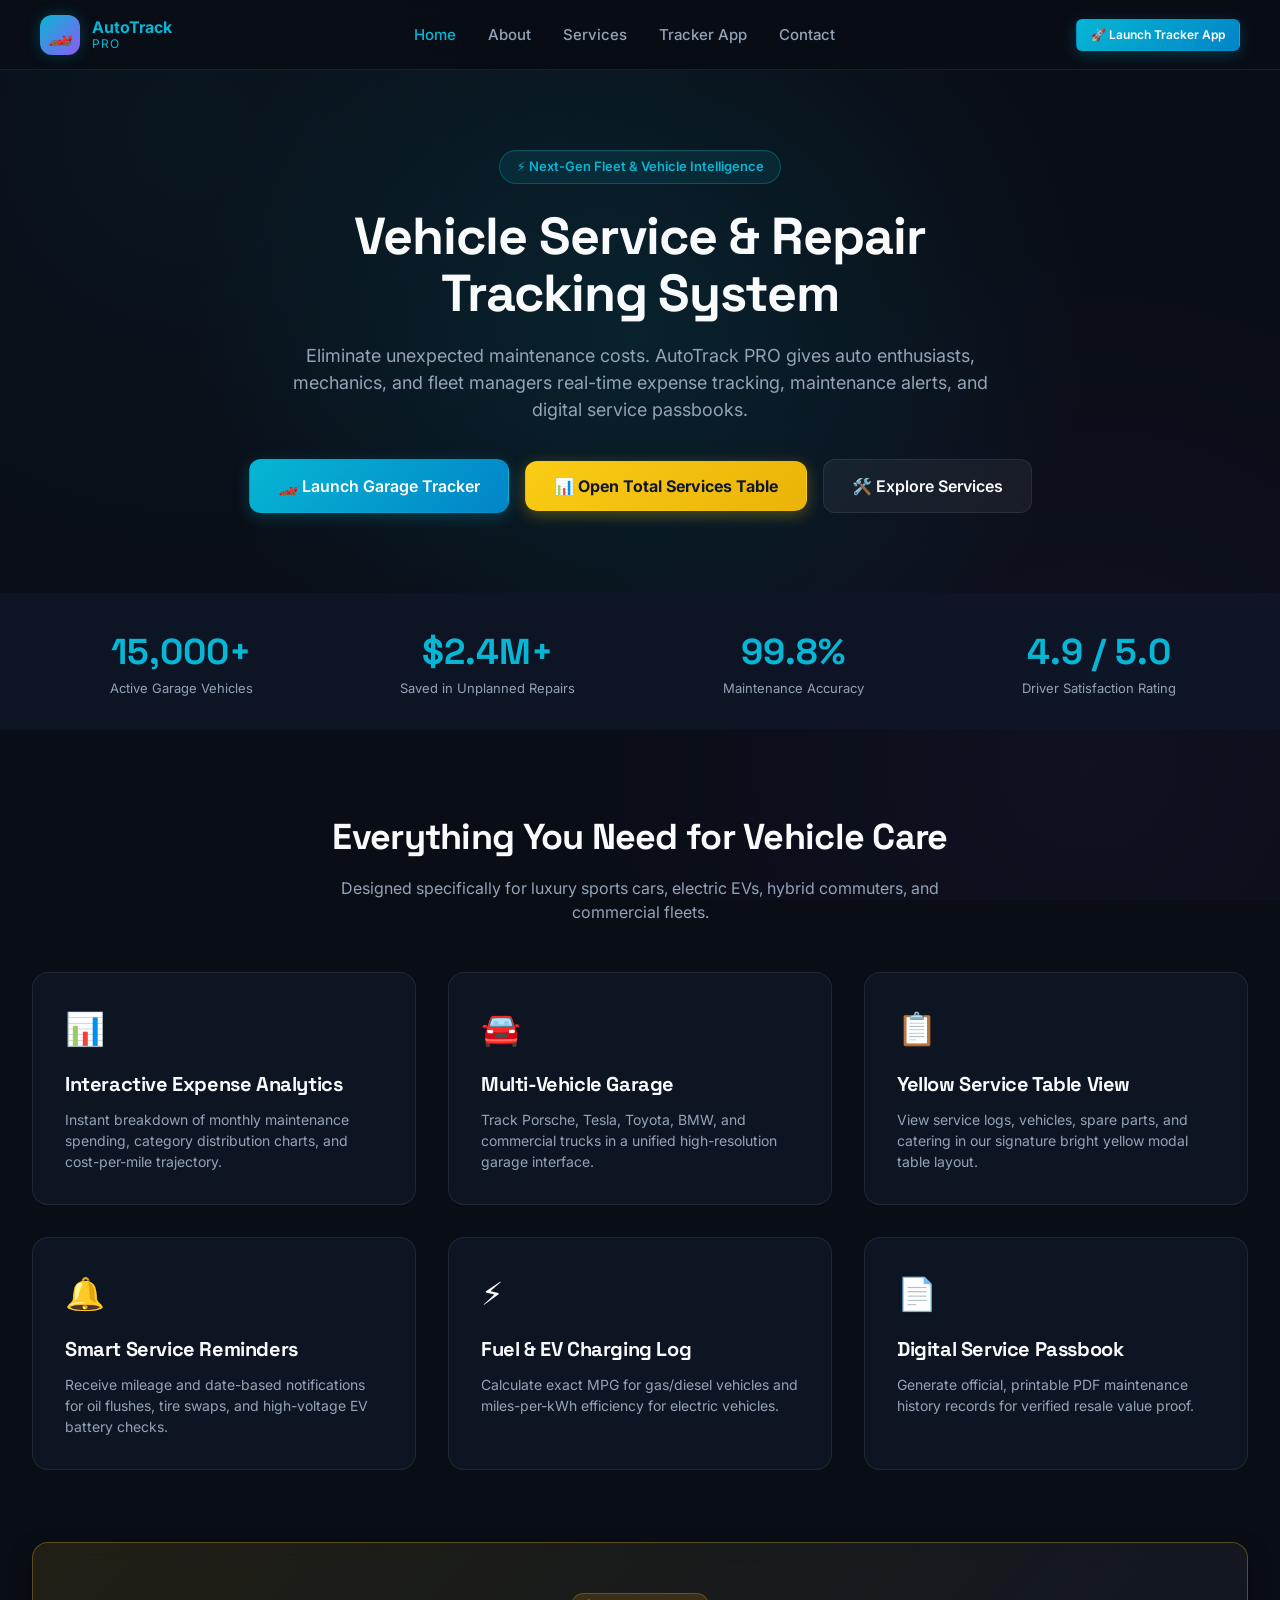
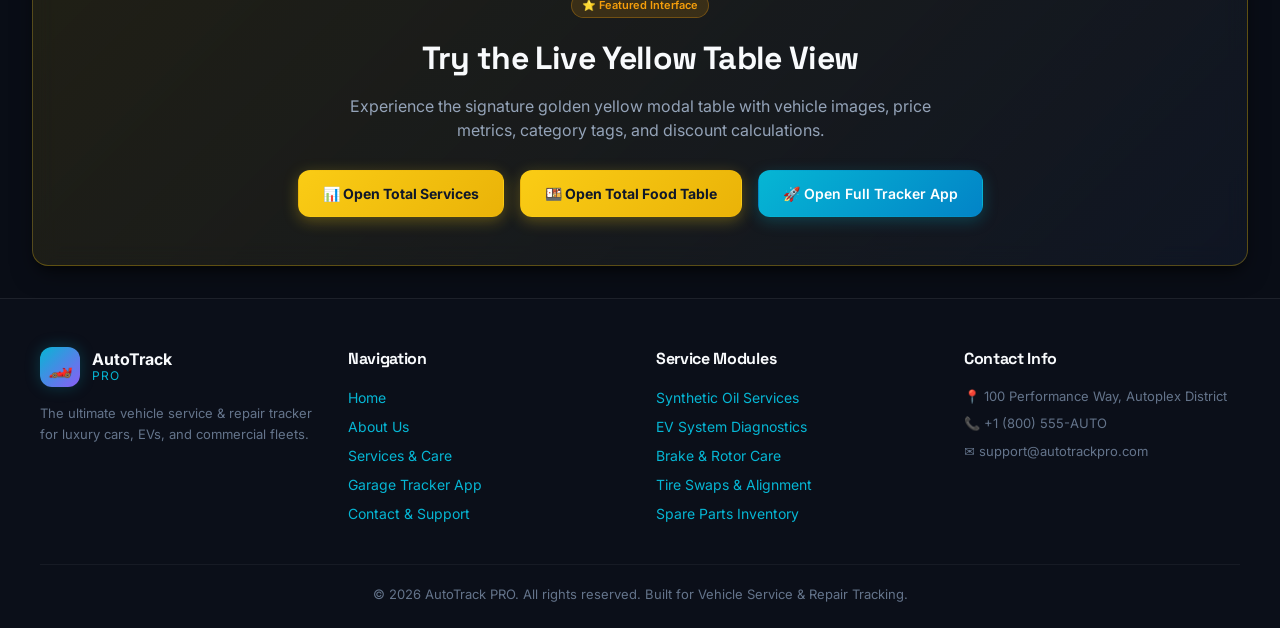
<file: index.html>
<!DOCTYPE html>
<html lang="en">
<head>
  <meta charset="UTF-8">
  <meta name="viewport" content="width=device-width, initial-scale=1.0">
  <title>AutoTrack PRO - Vehicle Service & Repair Tracker</title>
  <meta name="description" content="Next-generation vehicle service tracking, maintenance logs, fuel efficiency analytics, and spare parts management.">
  <link rel="stylesheet" href="css/style.css">
</head>
<body>

  <!-- Top Header Navigation -->
  <header class="site-header">
    <a href="index.html" class="site-brand">
      <div class="brand-icon">🏎️</div>
      <div class="brand-title">
        AutoTrack <span>PRO</span>
      </div>
    </a>
    <ul class="site-nav">
      <li><a href="index.html" class="active">Home</a></li>
      <li><a href="about.html">About</a></li>
      <li><a href="services.html">Services</a></li>
      <li><a href="tracker.html">Tracker App</a></li>
      <li><a href="contact.html">Contact</a></li>
    </ul>
    <div>
      <a href="tracker.html" class="btn btn-primary btn-sm">
        🚀 Launch Tracker App
      </a>
    </div>
  </header>

  <!-- Hero Section -->
  <section class="hero-banner">
    <div class="hero-badge">
      <span>⚡ Next-Gen Fleet & Vehicle Intelligence</span>
    </div>
    <h1 class="hero-title">Vehicle Service & Repair<br>Tracking System</h1>
    <p class="hero-subtitle">
      Eliminate unexpected maintenance costs. AutoTrack PRO gives auto enthusiasts, mechanics, and fleet managers real-time expense tracking, maintenance alerts, and digital service passbooks.
    </p>

    <div class="hero-ctas">
      <a href="tracker.html" class="btn btn-primary" style="padding: 14px 28px; font-size: 16px;">
        🏎️ Launch Garage Tracker
      </a>
      <button class="btn btn-yellow" onclick="App.openYellowTrackerModal('services')" style="padding: 14px 28px; font-size: 16px;">
        📊 Open Total Services Table
      </button>
      <a href="services.html" class="btn btn-secondary" style="padding: 14px 28px; font-size: 16px;">
        🛠️ Explore Services
      </a>
    </div>
  </section>

  <!-- Fleet Statistics Bar -->
  <section class="stats-bar">
    <div class="stats-container">
      <div>
        <div class="stat-number">15,000+</div>
        <div class="stat-label">Active Garage Vehicles</div>
      </div>
      <div>
        <div class="stat-number">$2.4M+</div>
        <div class="stat-label">Saved in Unplanned Repairs</div>
      </div>
      <div>
        <div class="stat-number">99.8%</div>
        <div class="stat-label">Maintenance Accuracy</div>
      </div>
      <div>
        <div class="stat-number">4.9 / 5.0</div>
        <div class="stat-label">Driver Satisfaction Rating</div>
      </div>
    </div>
  </section>

  <!-- Feature Grid -->
  <section class="page-container" style="padding-top: 20px;">
    <div style="text-align: center; margin-bottom: 48px;">
      <h2 style="font-size: 36px; margin-bottom: 12px;">Everything You Need for Vehicle Care</h2>
      <p style="color: var(--text-secondary); max-width: 640px; margin: 0 auto;">Designed specifically for luxury sports cars, electric EVs, hybrid commuters, and commercial fleets.</p>
    </div>

    <div class="features-grid" style="margin: 0; padding: 0;">
      <div class="feature-card">
        <div class="feature-icon">📊</div>
        <h3 style="font-size: 20px; margin-bottom: 10px;">Interactive Expense Analytics</h3>
        <p style="color: var(--text-secondary); font-size: 14px;">Instant breakdown of monthly maintenance spending, category distribution charts, and cost-per-mile trajectory.</p>
      </div>

      <div class="feature-card">
        <div class="feature-icon">🚘</div>
        <h3 style="font-size: 20px; margin-bottom: 10px;">Multi-Vehicle Garage</h3>
        <p style="color: var(--text-secondary); font-size: 14px;">Track Porsche, Tesla, Toyota, BMW, and commercial trucks in a unified high-resolution garage interface.</p>
      </div>

      <div class="feature-card">
        <div class="feature-icon">📋</div>
        <h3 style="font-size: 20px; margin-bottom: 10px;">Yellow Service Table View</h3>
        <p style="color: var(--text-secondary); font-size: 14px;">View service logs, vehicles, spare parts, and catering in our signature bright yellow modal table layout.</p>
      </div>

      <div class="feature-card">
        <div class="feature-icon">🔔</div>
        <h3 style="font-size: 20px; margin-bottom: 10px;">Smart Service Reminders</h3>
        <p style="color: var(--text-secondary); font-size: 14px;">Receive mileage and date-based notifications for oil flushes, tire swaps, and high-voltage EV battery checks.</p>
      </div>

      <div class="feature-card">
        <div class="feature-icon">⚡</div>
        <h3 style="font-size: 20px; margin-bottom: 10px;">Fuel & EV Charging Log</h3>
        <p style="color: var(--text-secondary); font-size: 14px;">Calculate exact MPG for gas/diesel vehicles and miles-per-kWh efficiency for electric vehicles.</p>
      </div>

      <div class="feature-card">
        <div class="feature-icon">📄</div>
        <h3 style="font-size: 20px; margin-bottom: 10px;">Digital Service Passbook</h3>
        <p style="color: var(--text-secondary); font-size: 14px;">Generate official, printable PDF maintenance history records for verified resale value proof.</p>
      </div>
    </div>
  </section>

  <!-- Interactive Yellow Table Banner Card -->
  <section class="page-container" style="padding-top: 40px;">
    <div class="card" style="background: linear-gradient(135deg, rgba(241, 196, 15, 0.1), rgba(17, 24, 39, 0.8)); border: 1px solid rgba(241, 196, 15, 0.3); padding: 48px; border-radius: var(--radius-lg); text-align: center;">
      <span class="category-tag tag-tires" style="margin-bottom: 16px;">⭐ Featured Interface</span>
      <h2 style="font-size: 32px; margin-bottom: 12px;">Try the Live Yellow Table View</h2>
      <p style="color: var(--text-secondary); max-width: 640px; margin: 0 auto 28px;">Experience the signature golden yellow modal table with vehicle images, price metrics, category tags, and discount calculations.</p>
      <div style="display: flex; justify-content: center; gap: 16px; flex-wrap: wrap;">
        <button class="btn btn-yellow" onclick="App.openYellowTrackerModal('services')" style="padding: 12px 24px;">
          📊 Open Total Services
        </button>
        <button class="btn btn-yellow" onclick="App.openYellowTrackerModal('catering')" style="padding: 12px 24px;">
          🍱 Open Total Food Table
        </button>
        <a href="tracker.html" class="btn btn-primary" style="padding: 12px 24px;">
          🚀 Open Full Tracker App
        </a>
      </div>
    </div>
  </section>

  <!-- Footer -->
  <footer style="background: #0b0f19; border-top: 1px solid var(--border-color); padding: 48px 40px 24px;">
    <div style="max-width: 1200px; margin: 0 auto; display: grid; grid-template-columns: repeat(auto-fit, minmax(200px, 1fr)); gap: 32px; margin-bottom: 40px;">
      <div>
        <div class="site-brand" style="margin-bottom: 16px;">
          <div class="brand-icon">🏎️</div>
          <div class="brand-title">AutoTrack <span>PRO</span></div>
        </div>
        <p style="color: var(--text-muted); font-size: 13px; line-height: 1.6;">
          The ultimate vehicle service & repair tracker for luxury cars, EVs, and commercial fleets.
        </p>
      </div>

      <div>
        <h4 style="margin-bottom: 16px;">Navigation</h4>
        <ul style="list-style: none; display: flex; flex-direction: column; gap: 8px; font-size: 14px;">
          <li><a href="index.html">Home</a></li>
          <li><a href="about.html">About Us</a></li>
          <li><a href="services.html">Services & Care</a></li>
          <li><a href="tracker.html">Garage Tracker App</a></li>
          <li><a href="contact.html">Contact & Support</a></li>
        </ul>
      </div>

      <div>
        <h4 style="margin-bottom: 16px;">Service Modules</h4>
        <ul style="list-style: none; display: flex; flex-direction: column; gap: 8px; font-size: 14px;">
          <li><a href="tracker.html">Synthetic Oil Services</a></li>
          <li><a href="tracker.html">EV System Diagnostics</a></li>
          <li><a href="tracker.html">Brake & Rotor Care</a></li>
          <li><a href="tracker.html">Tire Swaps & Alignment</a></li>
          <li><a href="tracker.html">Spare Parts Inventory</a></li>
        </ul>
      </div>

      <div>
        <h4 style="margin-bottom: 16px;">Contact Info</h4>
        <p style="font-size: 13px; color: var(--text-muted); margin-bottom: 8px;">📍 100 Performance Way, Autoplex District</p>
        <p style="font-size: 13px; color: var(--text-muted); margin-bottom: 8px;">📞 +1 (800) 555-AUTO</p>
        <p style="font-size: 13px; color: var(--text-muted);">✉️ support@autotrackpro.com</p>
      </div>
    </div>

    <div style="border-top: 1px solid rgba(255,255,255,0.05); padding-top: 20px; text-align: center; font-size: 13px; color: var(--text-muted);">
      © 2026 AutoTrack PRO. All rights reserved. Built for Vehicle Service & Repair Tracking.
    </div>
  </footer>

  <!-- Modal: Yellow Total Services Table -->
  <div class="modal-backdrop" id="yellowTrackerModal">
    <div class="modal-window yellow-modal-window">
      <div class="modal-header" style="background: #facc15; color: #0f172a;">
        <h3 id="yellowModalTitle" style="color: #0f172a;">Total Services</h3>
        <div style="display: flex; align-items: center; gap: 12px;">
          <select id="yellowTableTypeSelect" onchange="App.renderYellowTable(this.value)" style="background: rgba(255,255,255,0.95); border: 1px solid #d97706; padding: 4px 10px; border-radius: 4px; font-weight: 700; font-size: 13px; color: #000; cursor: pointer; outline: none;">
            <option value="services" selected>Total Services & Repairs</option>
            <option value="vehicles">Total Garage Vehicles</option>
            <option value="parts">Total Spare Parts</option>
            <option value="catering">Total Food & Refreshments</option>
          </select>
          <button class="modal-close" onclick="App.closeModal('yellowTrackerModal')" style="color: #0f172a;">✕</button>
        </div>
      </div>
      <div class="modal-body" style="padding: 0;">
        <div class="table-container" style="border: none; border-radius: 0;">
          <table class="yellow-table">
            <thead id="yellowTableHeader"></thead>
            <tbody id="yellowTableBody"></tbody>
          </table>
        </div>
      </div>
    </div>
  </div>

  <script src="js/mockData.js"></script>
  <script src="js/components/vehicleManager.js"></script>
  <script src="js/components/serviceManager.js"></script>
  <script src="js/components/fuelManager.js"></script>
  <script src="js/components/analyticsEngine.js"></script>
  <script src="js/components/partsManager.js"></script>
  <script src="js/components/exportManager.js"></script>
  <script src="js/app.js"></script>

</body>
</html>
</file>
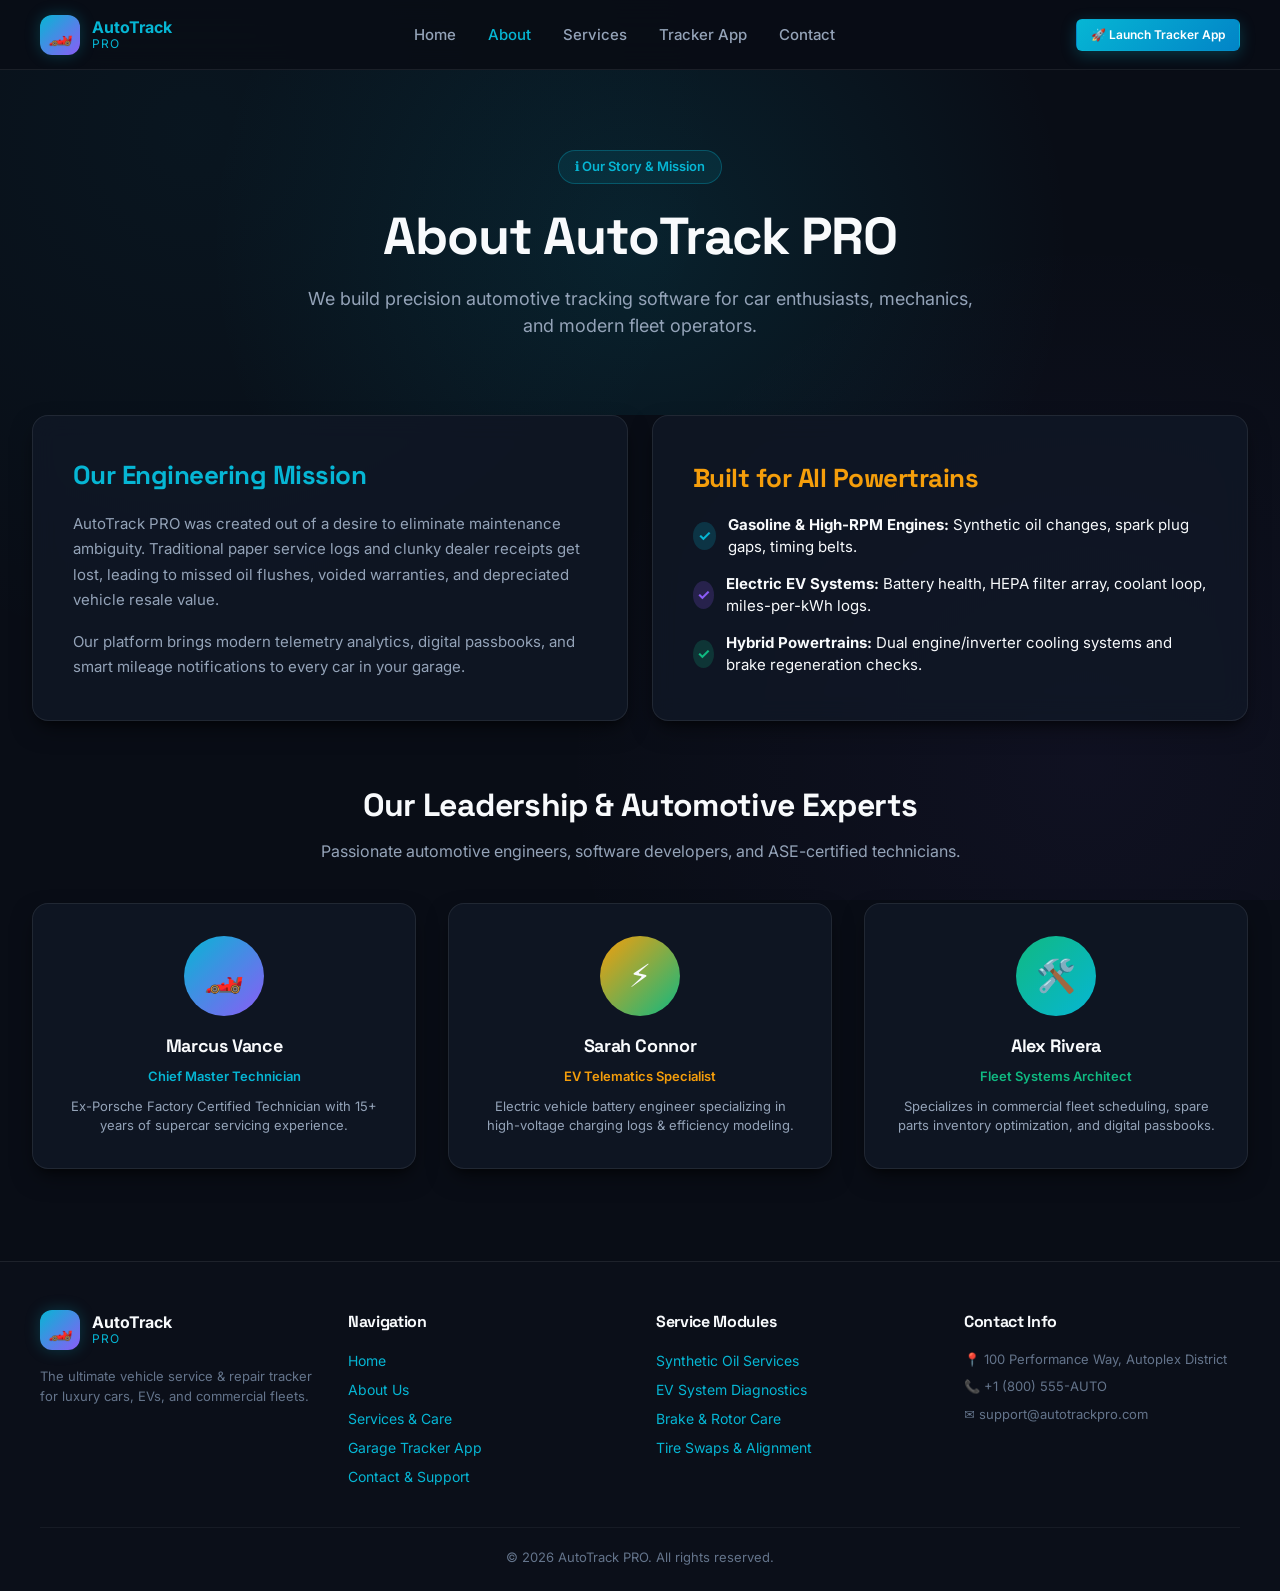
<file: about.html>
<!DOCTYPE html>
<html lang="en">
<head>
  <meta charset="UTF-8">
  <meta name="viewport" content="width=device-width, initial-scale=1.0">
  <title>About Us - AutoTrack PRO</title>
  <meta name="description" content="Learn about AutoTrack PRO - Revolutionizing vehicle maintenance and fleet tracking software.">
  <link rel="stylesheet" href="css/style.css">
</head>
<body>

  <!-- Top Header Navigation -->
  <header class="site-header">
    <a href="index.html" class="site-brand">
      <div class="brand-icon">🏎️</div>
      <div class="brand-title">
        AutoTrack <span>PRO</span>
      </div>
    </a>
    <ul class="site-nav">
      <li><a href="index.html">Home</a></li>
      <li><a href="about.html" class="active">About</a></li>
      <li><a href="services.html">Services</a></li>
      <li><a href="tracker.html">Tracker App</a></li>
      <li><a href="contact.html">Contact</a></li>
    </ul>
    <div>
      <a href="tracker.html" class="btn btn-primary btn-sm">
        🚀 Launch Tracker App
      </a>
    </div>
  </header>

  <!-- Hero Section -->
  <section class="hero-banner" style="padding-bottom: 40px;">
    <div class="hero-badge">
      <span>ℹ️ Our Story & Mission</span>
    </div>
    <h1 class="hero-title">About AutoTrack PRO</h1>
    <p class="hero-subtitle">
      We build precision automotive tracking software for car enthusiasts, mechanics, and modern fleet operators.
    </p>
  </section>

  <!-- Main About Content -->
  <section class="page-container" style="padding-top: 0;">
    <div style="display: grid; grid-template-columns: 1fr 1fr; gap: 24px; margin-bottom: 60px;">
      <div class="card" style="padding: 40px;">
        <h3 style="font-size: 26px; margin-bottom: 16px; color: var(--accent-cyan);">Our Engineering Mission</h3>
        <p style="color: var(--text-secondary); line-height: 1.7; font-size: 15px; margin-bottom: 16px;">
          AutoTrack PRO was created out of a desire to eliminate maintenance ambiguity. Traditional paper service logs and clunky dealer receipts get lost, leading to missed oil flushes, voided warranties, and depreciated vehicle resale value.
        </p>
        <p style="color: var(--text-secondary); line-height: 1.7; font-size: 15px;">
          Our platform brings modern telemetry analytics, digital passbooks, and smart mileage notifications to every car in your garage.
        </p>
      </div>

      <div class="card" style="padding: 40px; display: flex; flex-direction: column; justify-content: center;">
        <h3 style="font-size: 26px; margin-bottom: 16px; color: var(--accent-amber);">Built for All Powertrains</h3>
        <ul style="list-style: none; display: flex; flex-direction: column; gap: 14px;">
          <li style="display: flex; align-items: center; gap: 12px; font-size: 15px;">
            <span style="background: rgba(6, 182, 212, 0.2); color: var(--accent-cyan); width: 28px; height: 28px; border-radius: 50%; display: flex; align-items: center; justify-content: center; font-weight: bold;">✓</span>
            <span><strong>Gasoline & High-RPM Engines:</strong> Synthetic oil changes, spark plug gaps, timing belts.</span>
          </li>
          <li style="display: flex; align-items: center; gap: 12px; font-size: 15px;">
            <span style="background: rgba(139, 92, 246, 0.2); color: var(--accent-violet); width: 28px; height: 28px; border-radius: 50%; display: flex; align-items: center; justify-content: center; font-weight: bold;">✓</span>
            <span><strong>Electric EV Systems:</strong> Battery health, HEPA filter array, coolant loop, miles-per-kWh logs.</span>
          </li>
          <li style="display: flex; align-items: center; gap: 12px; font-size: 15px;">
            <span style="background: rgba(16, 185, 129, 0.2); color: var(--accent-emerald); width: 28px; height: 28px; border-radius: 50%; display: flex; align-items: center; justify-content: center; font-weight: bold;">✓</span>
            <span><strong>Hybrid Powertrains:</strong> Dual engine/inverter cooling systems and brake regeneration checks.</span>
          </li>
        </ul>
      </div>
    </div>

    <!-- Team & Leadership -->
    <div style="text-align: center; margin-bottom: 40px;">
      <h2 style="font-size: 32px; margin-bottom: 10px;">Our Leadership & Automotive Experts</h2>
      <p style="color: var(--text-secondary);">Passionate automotive engineers, software developers, and ASE-certified technicians.</p>
    </div>

    <div class="features-grid" style="margin: 0; padding: 0;">
      <div class="card" style="text-align: center; padding: 32px;">
        <div style="width: 80px; height: 80px; border-radius: 50%; background: linear-gradient(135deg, var(--accent-cyan), var(--accent-violet)); margin: 0 auto 16px; display: flex; align-items: center; justify-content: center; font-size: 32px;">🏎️</div>
        <h3 style="font-size: 18px; margin-bottom: 4px;">Marcus Vance</h3>
        <span style="color: var(--accent-cyan); font-size: 13px; font-weight: 600;">Chief Master Technician</span>
        <p style="color: var(--text-secondary); font-size: 13px; margin-top: 10px;">Ex-Porsche Factory Certified Technician with 15+ years of supercar servicing experience.</p>
      </div>

      <div class="card" style="text-align: center; padding: 32px;">
        <div style="width: 80px; height: 80px; border-radius: 50%; background: linear-gradient(135deg, var(--accent-amber), var(--accent-emerald)); margin: 0 auto 16px; display: flex; align-items: center; justify-content: center; font-size: 32px;">⚡</div>
        <h3 style="font-size: 18px; margin-bottom: 4px;">Sarah Connor</h3>
        <span style="color: var(--accent-amber); font-size: 13px; font-weight: 600;">EV Telematics Specialist</span>
        <p style="color: var(--text-secondary); font-size: 13px; margin-top: 10px;">Electric vehicle battery engineer specializing in high-voltage charging logs & efficiency modeling.</p>
      </div>

      <div class="card" style="text-align: center; padding: 32px;">
        <div style="width: 80px; height: 80px; border-radius: 50%; background: linear-gradient(135deg, var(--accent-emerald), var(--accent-cyan)); margin: 0 auto 16px; display: flex; align-items: center; justify-content: center; font-size: 32px;">🛠️</div>
        <h3 style="font-size: 18px; margin-bottom: 4px;">Alex Rivera</h3>
        <span style="color: var(--accent-emerald); font-size: 13px; font-weight: 600;">Fleet Systems Architect</span>
        <p style="color: var(--text-secondary); font-size: 13px; margin-top: 10px;">Specializes in commercial fleet scheduling, spare parts inventory optimization, and digital passbooks.</p>
      </div>
    </div>
  </section>

  <!-- Footer -->
  <footer style="background: #0b0f19; border-top: 1px solid var(--border-color); padding: 48px 40px 24px; margin-top: 60px;">
    <div style="max-width: 1200px; margin: 0 auto; display: grid; grid-template-columns: repeat(auto-fit, minmax(200px, 1fr)); gap: 32px; margin-bottom: 40px;">
      <div>
        <div class="site-brand" style="margin-bottom: 16px;">
          <div class="brand-icon">🏎️</div>
          <div class="brand-title">AutoTrack <span>PRO</span></div>
        </div>
        <p style="color: var(--text-muted); font-size: 13px; line-height: 1.6;">
          The ultimate vehicle service & repair tracker for luxury cars, EVs, and commercial fleets.
        </p>
      </div>

      <div>
        <h4 style="margin-bottom: 16px;">Navigation</h4>
        <ul style="list-style: none; display: flex; flex-direction: column; gap: 8px; font-size: 14px;">
          <li><a href="index.html">Home</a></li>
          <li><a href="about.html">About Us</a></li>
          <li><a href="services.html">Services & Care</a></li>
          <li><a href="tracker.html">Garage Tracker App</a></li>
          <li><a href="contact.html">Contact & Support</a></li>
        </ul>
      </div>

      <div>
        <h4 style="margin-bottom: 16px;">Service Modules</h4>
        <ul style="list-style: none; display: flex; flex-direction: column; gap: 8px; font-size: 14px;">
          <li><a href="tracker.html">Synthetic Oil Services</a></li>
          <li><a href="tracker.html">EV System Diagnostics</a></li>
          <li><a href="tracker.html">Brake & Rotor Care</a></li>
          <li><a href="tracker.html">Tire Swaps & Alignment</a></li>
        </ul>
      </div>

      <div>
        <h4 style="margin-bottom: 16px;">Contact Info</h4>
        <p style="font-size: 13px; color: var(--text-muted); margin-bottom: 8px;">📍 100 Performance Way, Autoplex District</p>
        <p style="font-size: 13px; color: var(--text-muted); margin-bottom: 8px;">📞 +1 (800) 555-AUTO</p>
        <p style="font-size: 13px; color: var(--text-muted);">✉️ support@autotrackpro.com</p>
      </div>
    </div>

    <div style="border-top: 1px solid rgba(255,255,255,0.05); padding-top: 20px; text-align: center; font-size: 13px; color: var(--text-muted);">
      © 2026 AutoTrack PRO. All rights reserved.
    </div>
  </footer>

</body>
</html>
</file>
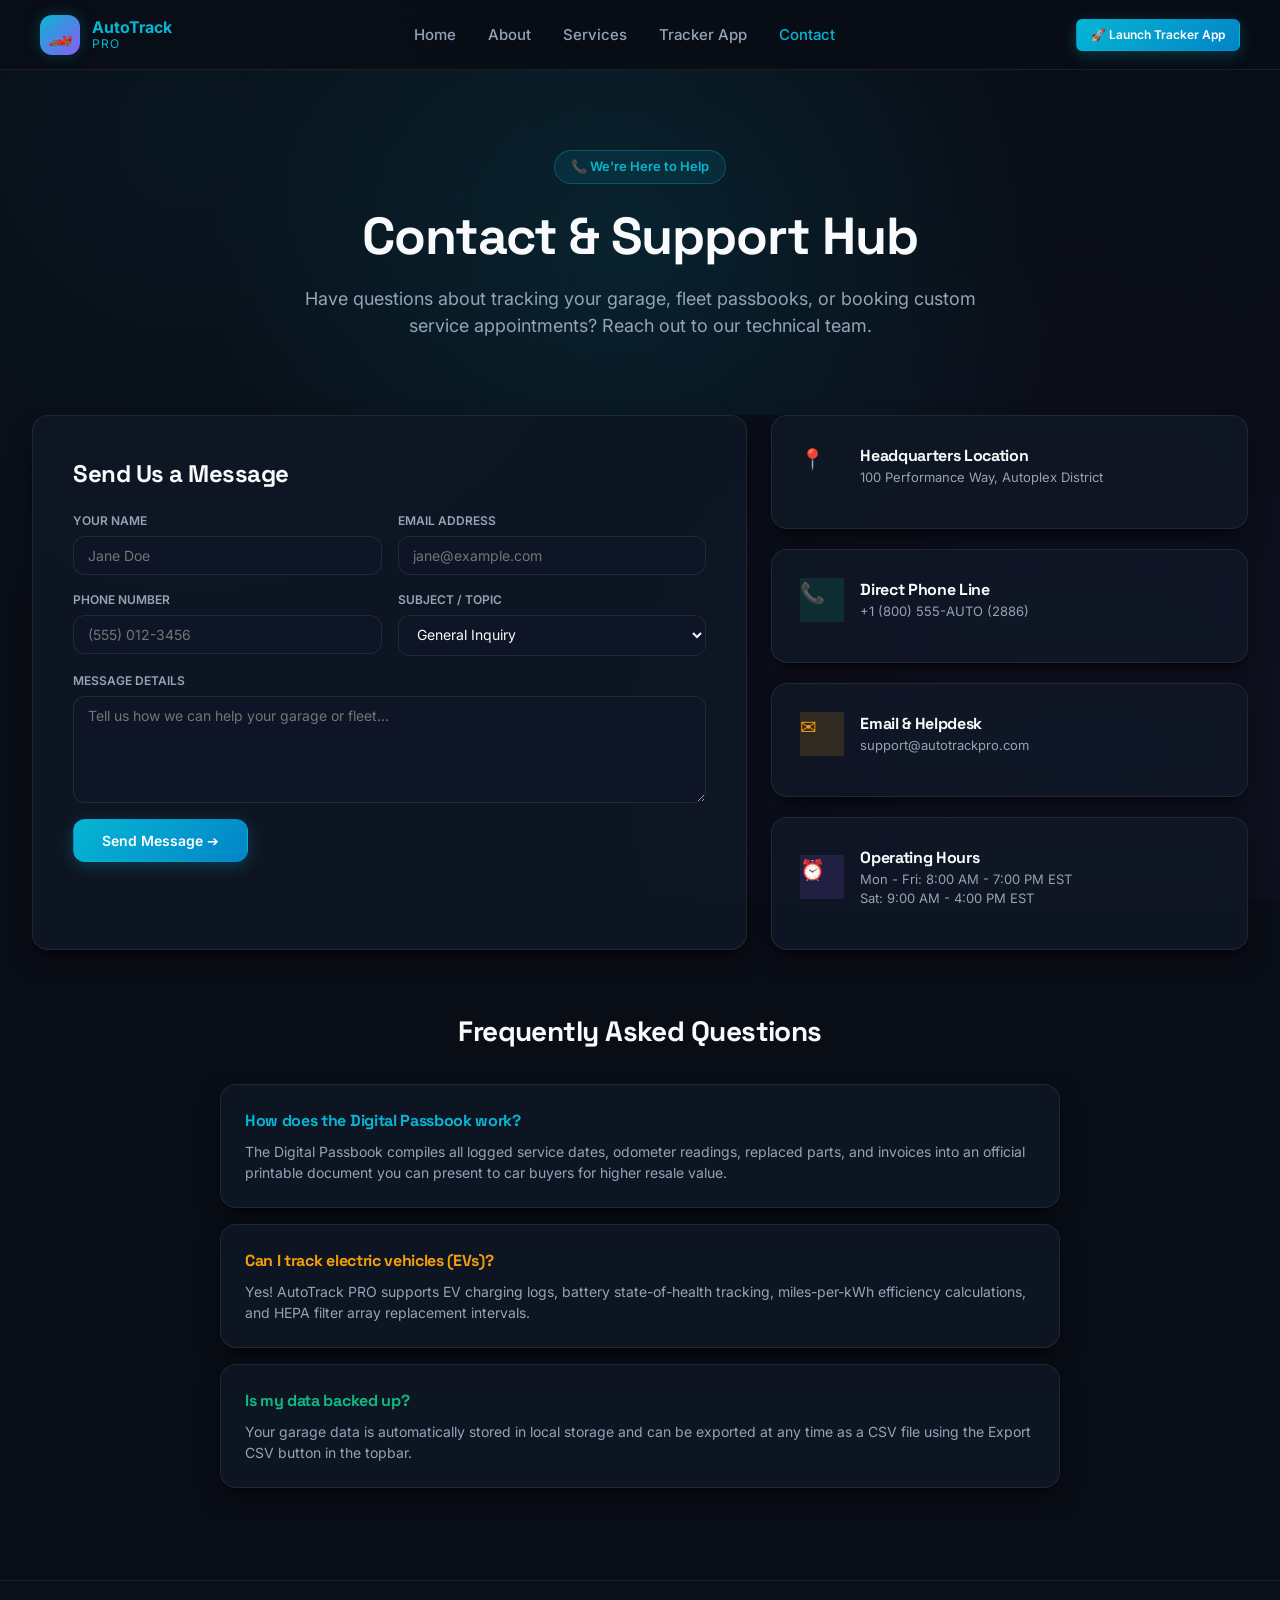
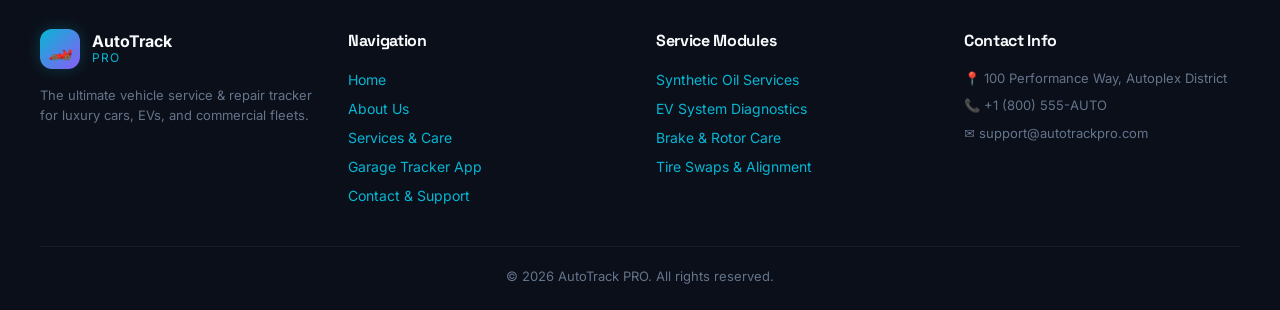
<file: contact.html>
<!DOCTYPE html>
<html lang="en">
<head>
  <meta charset="UTF-8">
  <meta name="viewport" content="width=device-width, initial-scale=1.0">
  <title>Contact Us & Service Hub - AutoTrack PRO</title>
  <meta name="description" content="Contact AutoTrack PRO support, find service locations, or inquire about fleet management.">
  <link rel="stylesheet" href="css/style.css">
</head>
<body>

  <!-- Top Header Navigation -->
  <header class="site-header">
    <a href="index.html" class="site-brand">
      <div class="brand-icon">🏎️</div>
      <div class="brand-title">
        AutoTrack <span>PRO</span>
      </div>
    </a>
    <ul class="site-nav">
      <li><a href="index.html">Home</a></li>
      <li><a href="about.html">About</a></li>
      <li><a href="services.html">Services</a></li>
      <li><a href="tracker.html">Tracker App</a></li>
      <li><a href="contact.html" class="active">Contact</a></li>
    </ul>
    <div>
      <a href="tracker.html" class="btn btn-primary btn-sm">
        🚀 Launch Tracker App
      </a>
    </div>
  </header>

  <!-- Hero Section -->
  <section class="hero-banner" style="padding-bottom: 40px;">
    <div class="hero-badge">
      <span>📞 We're Here to Help</span>
    </div>
    <h1 class="hero-title">Contact & Support Hub</h1>
    <p class="hero-subtitle">
      Have questions about tracking your garage, fleet passbooks, or booking custom service appointments? Reach out to our technical team.
    </p>
  </section>

  <!-- Main Contact Container -->
  <section class="page-container" style="padding-top: 0;">
    <div style="display: grid; grid-template-columns: 1.2fr 0.8fr; gap: 24px; margin-bottom: 60px;">

      <!-- Contact Form -->
      <div class="card" style="padding: 40px;">
        <h3 style="font-size: 24px; margin-bottom: 20px;">Send Us a Message</h3>
        <form onsubmit="event.preventDefault(); alert('Thank you for contacting AutoTrack PRO! We will respond to your message within 24 hours.'); this.reset();">
          <div class="form-grid">
            <div class="form-group">
              <label>Your Name</label>
              <input type="text" class="form-input" placeholder="Jane Doe" required>
            </div>
            <div class="form-group">
              <label>Email Address</label>
              <input type="email" class="form-input" placeholder="jane@example.com" required>
            </div>
          </div>
          <div class="form-grid">
            <div class="form-group">
              <label>Phone Number</label>
              <input type="tel" class="form-input" placeholder="(555) 012-3456">
            </div>
            <div class="form-group">
              <label>Subject / Topic</label>
              <select class="form-input">
                <option>General Inquiry</option>
                <option>Tracker App Support</option>
                <option>Fleet Account Licensing</option>
                <option>Service Appointment Booking</option>
              </select>
            </div>
          </div>
          <div class="form-group">
            <label>Message Details</label>
            <textarea class="form-input" rows="5" placeholder="Tell us how we can help your garage or fleet..." required></textarea>
          </div>
          <button type="submit" class="btn btn-primary" style="padding: 12px 28px;">Send Message ➔</button>
        </form>
      </div>

      <!-- Contact Info Cards -->
      <div style="display: flex; flex-direction: column; gap: 20px;">
        <div class="card" style="padding: 28px;">
          <div style="display: flex; align-items: center; gap: 16px; margin-bottom: 12px;">
            <div class="feature-icon" style="margin-bottom: 0; width: 44px; height: 44px; font-size: 20px;">📍</div>
            <div>
              <h4 style="font-size: 16px;">Headquarters Location</h4>
              <p style="font-size: 13px; color: var(--text-secondary);">100 Performance Way, Autoplex District</p>
            </div>
          </div>
        </div>

        <div class="card" style="padding: 28px;">
          <div style="display: flex; align-items: center; gap: 16px; margin-bottom: 12px;">
            <div class="feature-icon" style="margin-bottom: 0; width: 44px; height: 44px; font-size: 20px; background: rgba(16, 185, 129, 0.15); color: var(--accent-emerald);">📞</div>
            <div>
              <h4 style="font-size: 16px;">Direct Phone Line</h4>
              <p style="font-size: 13px; color: var(--text-secondary);">+1 (800) 555-AUTO (2886)</p>
            </div>
          </div>
        </div>

        <div class="card" style="padding: 28px;">
          <div style="display: flex; align-items: center; gap: 16px; margin-bottom: 12px;">
            <div class="feature-icon" style="margin-bottom: 0; width: 44px; height: 44px; font-size: 20px; background: rgba(245, 158, 11, 0.15); color: var(--accent-amber);">✉️</div>
            <div>
              <h4 style="font-size: 16px;">Email & Helpdesk</h4>
              <p style="font-size: 13px; color: var(--text-secondary);">support@autotrackpro.com</p>
            </div>
          </div>
        </div>

        <div class="card" style="padding: 28px;">
          <div style="display: flex; align-items: center; gap: 16px; margin-bottom: 12px;">
            <div class="feature-icon" style="margin-bottom: 0; width: 44px; height: 44px; font-size: 20px; background: rgba(139, 92, 246, 0.15); color: var(--accent-violet);">⏰</div>
            <div>
              <h4 style="font-size: 16px;">Operating Hours</h4>
              <p style="font-size: 13px; color: var(--text-secondary);">Mon - Fri: 8:00 AM - 7:00 PM EST<br>Sat: 9:00 AM - 4:00 PM EST</p>
            </div>
          </div>
        </div>
      </div>

    </div>

    <!-- FAQ Section -->
    <div style="max-width: 840px; margin: 40px auto 0;">
      <h2 style="font-size: 28px; text-align: center; margin-bottom: 32px;">Frequently Asked Questions</h2>
      <div style="display: flex; flex-direction: column; gap: 16px;">
        <div class="card" style="padding: 24px;">
          <h4 style="font-size: 16px; margin-bottom: 8px; color: var(--accent-cyan);">How does the Digital Passbook work?</h4>
          <p style="color: var(--text-secondary); font-size: 14px;">The Digital Passbook compiles all logged service dates, odometer readings, replaced parts, and invoices into an official printable document you can present to car buyers for higher resale value.</p>
        </div>

        <div class="card" style="padding: 24px;">
          <h4 style="font-size: 16px; margin-bottom: 8px; color: var(--accent-amber);">Can I track electric vehicles (EVs)?</h4>
          <p style="color: var(--text-secondary); font-size: 14px;">Yes! AutoTrack PRO supports EV charging logs, battery state-of-health tracking, miles-per-kWh efficiency calculations, and HEPA filter array replacement intervals.</p>
        </div>

        <div class="card" style="padding: 24px;">
          <h4 style="font-size: 16px; margin-bottom: 8px; color: var(--accent-emerald);">Is my data backed up?</h4>
          <p style="color: var(--text-secondary); font-size: 14px;">Your garage data is automatically stored in local storage and can be exported at any time as a CSV file using the Export CSV button in the topbar.</p>
        </div>
      </div>
    </div>
  </section>

  <!-- Footer -->
  <footer style="background: #0b0f19; border-top: 1px solid var(--border-color); padding: 48px 40px 24px; margin-top: 60px;">
    <div style="max-width: 1200px; margin: 0 auto; display: grid; grid-template-columns: repeat(auto-fit, minmax(200px, 1fr)); gap: 32px; margin-bottom: 40px;">
      <div>
        <div class="site-brand" style="margin-bottom: 16px;">
          <div class="brand-icon">🏎️</div>
          <div class="brand-title">AutoTrack <span>PRO</span></div>
        </div>
        <p style="color: var(--text-muted); font-size: 13px; line-height: 1.6;">
          The ultimate vehicle service & repair tracker for luxury cars, EVs, and commercial fleets.
        </p>
      </div>

      <div>
        <h4 style="margin-bottom: 16px;">Navigation</h4>
        <ul style="list-style: none; display: flex; flex-direction: column; gap: 8px; font-size: 14px;">
          <li><a href="index.html">Home</a></li>
          <li><a href="about.html">About Us</a></li>
          <li><a href="services.html">Services & Care</a></li>
          <li><a href="tracker.html">Garage Tracker App</a></li>
          <li><a href="contact.html">Contact & Support</a></li>
        </ul>
      </div>

      <div>
        <h4 style="margin-bottom: 16px;">Service Modules</h4>
        <ul style="list-style: none; display: flex; flex-direction: column; gap: 8px; font-size: 14px;">
          <li><a href="tracker.html">Synthetic Oil Services</a></li>
          <li><a href="tracker.html">EV System Diagnostics</a></li>
          <li><a href="tracker.html">Brake & Rotor Care</a></li>
          <li><a href="tracker.html">Tire Swaps & Alignment</a></li>
        </ul>
      </div>

      <div>
        <h4 style="margin-bottom: 16px;">Contact Info</h4>
        <p style="font-size: 13px; color: var(--text-muted); margin-bottom: 8px;">📍 100 Performance Way, Autoplex District</p>
        <p style="font-size: 13px; color: var(--text-muted); margin-bottom: 8px;">📞 +1 (800) 555-AUTO</p>
        <p style="font-size: 13px; color: var(--text-muted);">✉️ support@autotrackpro.com</p>
      </div>
    </div>

    <div style="border-top: 1px solid rgba(255,255,255,0.05); padding-top: 20px; text-align: center; font-size: 13px; color: var(--text-muted);">
      © 2026 AutoTrack PRO. All rights reserved.
    </div>
  </footer>

</body>
</html>
</file>
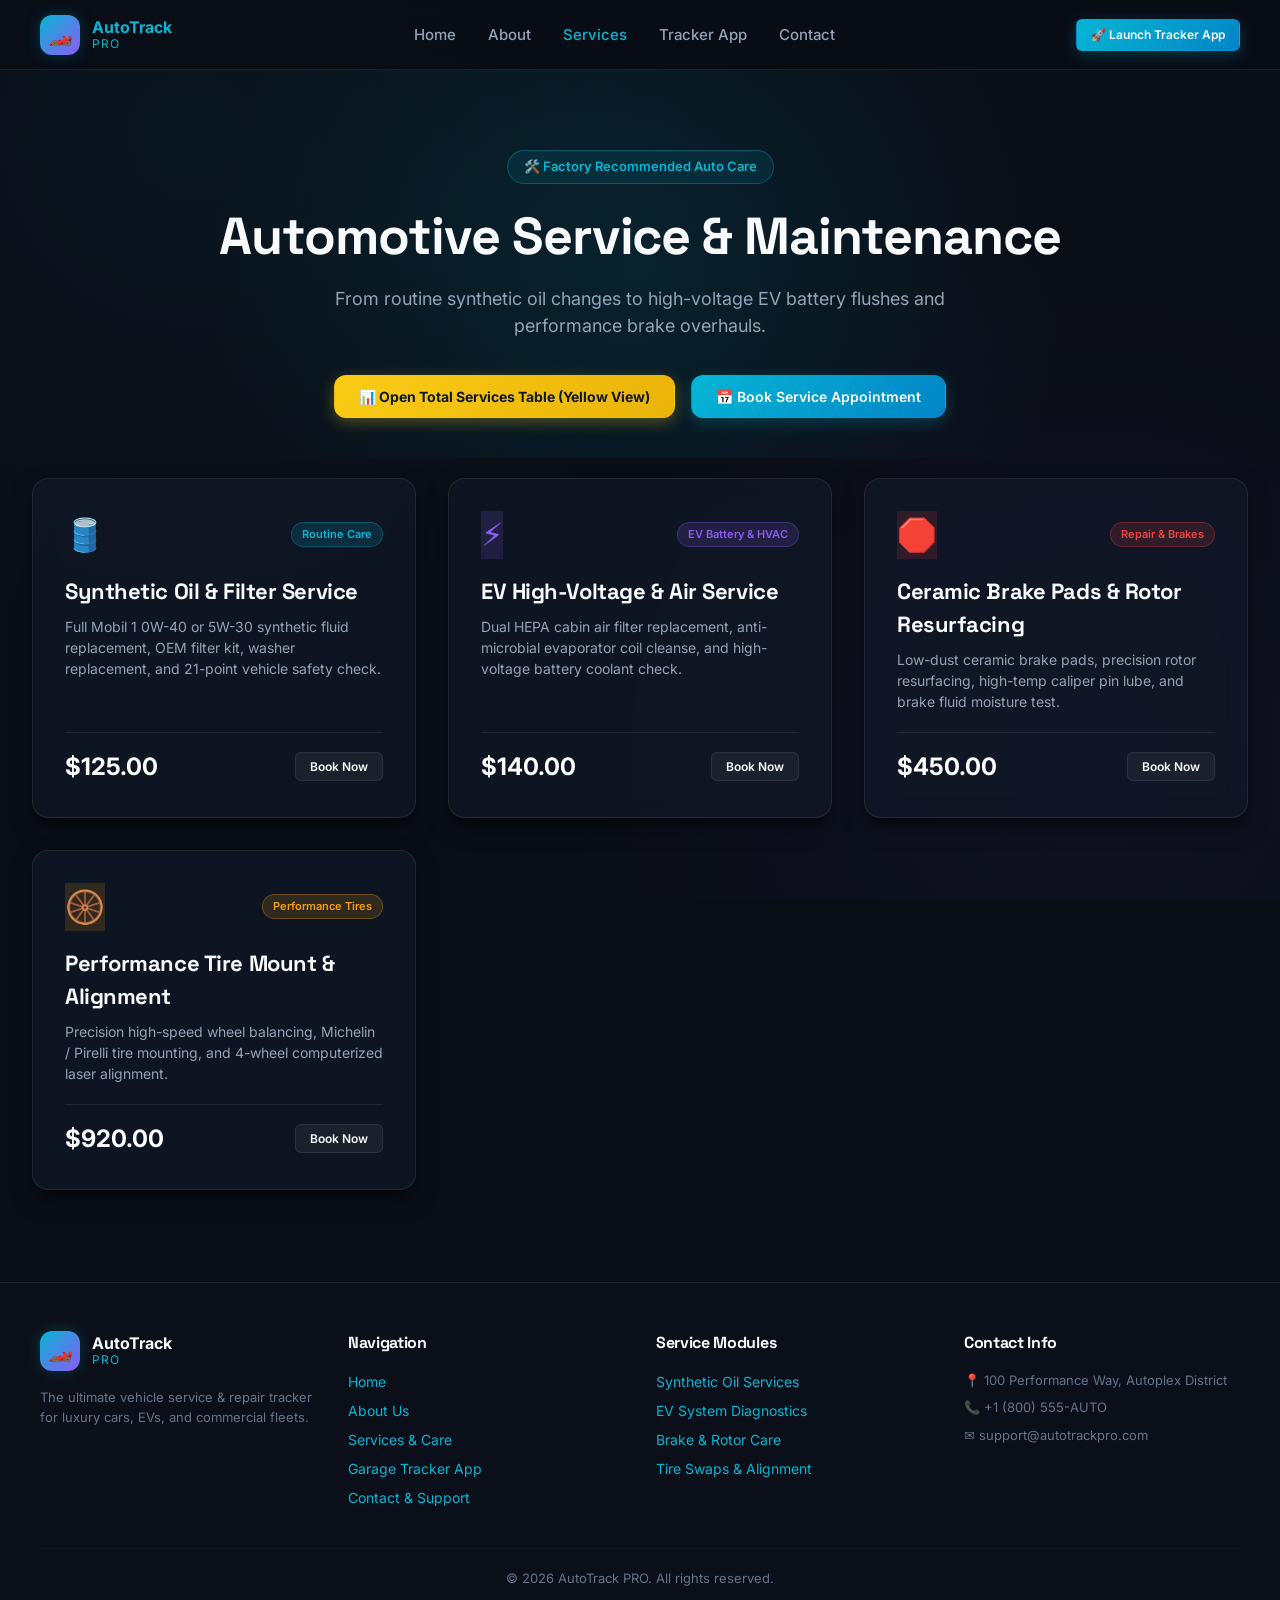
<file: services.html>
<!DOCTYPE html>
<html lang="en">
<head>
  <meta charset="UTF-8">
  <meta name="viewport" content="width=device-width, initial-scale=1.0">
  <title>Services & Maintenance Packages - AutoTrack PRO</title>
  <meta name="description" content="Explore our automotive services, maintenance packages, EV diagnostics, and yellow service catalog.">
  <link rel="stylesheet" href="css/style.css">
</head>
<body>

  <!-- Top Header Navigation -->
  <header class="site-header">
    <a href="index.html" class="site-brand">
      <div class="brand-icon">🏎️</div>
      <div class="brand-title">
        AutoTrack <span>PRO</span>
      </div>
    </a>
    <ul class="site-nav">
      <li><a href="index.html">Home</a></li>
      <li><a href="about.html">About</a></li>
      <li><a href="services.html" class="active">Services</a></li>
      <li><a href="tracker.html">Tracker App</a></li>
      <li><a href="contact.html">Contact</a></li>
    </ul>
    <div>
      <a href="tracker.html" class="btn btn-primary btn-sm">
        🚀 Launch Tracker App
      </a>
    </div>
  </header>

  <!-- Hero Section -->
  <section class="hero-banner" style="padding-bottom: 40px;">
    <div class="hero-badge">
      <span>🛠️ Factory Recommended Auto Care</span>
    </div>
    <h1 class="hero-title">Automotive Service & Maintenance</h1>
    <p class="hero-subtitle">
      From routine synthetic oil changes to high-voltage EV battery flushes and performance brake overhauls.
    </p>

    <div style="display: flex; justify-content: center; gap: 16px; margin-top: 20px;">
      <button class="btn btn-yellow" onclick="App.openYellowTrackerModal('services')" style="padding: 12px 24px;">
        📊 Open Total Services Table (Yellow View)
      </button>
      <button class="btn btn-primary" onclick="App.openModal('bookServiceModal')" style="padding: 12px 24px;">
        📅 Book Service Appointment
      </button>
    </div>
  </section>

  <!-- Service Packages Grid -->
  <section class="page-container" style="padding-top: 20px;">
    <div class="features-grid" style="margin: 0; padding: 0;">

      <!-- Package 1 -->
      <div class="card" style="padding: 32px; display: flex; flex-direction: column;">
        <div style="display: flex; align-items: center; justify-content: space-between; margin-bottom: 16px;">
          <div class="feature-icon" style="margin-bottom: 0;">🛢️</div>
          <span class="category-tag tag-routine">Routine Care</span>
        </div>
        <h3 style="font-size: 22px; margin-bottom: 8px;">Synthetic Oil & Filter Service</h3>
        <p style="color: var(--text-secondary); font-size: 14px; margin-bottom: 20px;">Full Mobil 1 0W-40 or 5W-30 synthetic fluid replacement, OEM filter kit, washer replacement, and 21-point vehicle safety check.</p>
        <div style="margin-top: auto; padding-top: 16px; border-top: 1px solid var(--border-color); display: flex; align-items: center; justify-content: space-between;">
          <span style="font-size: 24px; font-weight: 700; color: #fff;">$125.00</span>
          <button class="btn btn-secondary btn-sm" onclick="App.openModal('bookServiceModal')">Book Now</button>
        </div>
      </div>

      <!-- Package 2 -->
      <div class="card" style="padding: 32px; display: flex; flex-direction: column;">
        <div style="display: flex; align-items: center; justify-content: space-between; margin-bottom: 16px;">
          <div class="feature-icon" style="background: rgba(139, 92, 246, 0.15); color: var(--accent-violet); margin-bottom: 0;">⚡</div>
          <span class="category-tag tag-ev">EV Battery & HVAC</span>
        </div>
        <h3 style="font-size: 22px; margin-bottom: 8px;">EV High-Voltage & Air Service</h3>
        <p style="color: var(--text-secondary); font-size: 14px; margin-bottom: 20px;">Dual HEPA cabin air filter replacement, anti-microbial evaporator coil cleanse, and high-voltage battery coolant check.</p>
        <div style="margin-top: auto; padding-top: 16px; border-top: 1px solid var(--border-color); display: flex; align-items: center; justify-content: space-between;">
          <span style="font-size: 24px; font-weight: 700; color: #fff;">$140.00</span>
          <button class="btn btn-secondary btn-sm" onclick="App.openModal('bookServiceModal')">Book Now</button>
        </div>
      </div>

      <!-- Package 3 -->
      <div class="card" style="padding: 32px; display: flex; flex-direction: column;">
        <div style="display: flex; align-items: center; justify-content: space-between; margin-bottom: 16px;">
          <div class="feature-icon" style="background: rgba(239, 68, 68, 0.15); color: var(--accent-red); margin-bottom: 0;">🛑</div>
          <span class="category-tag tag-repair">Repair & Brakes</span>
        </div>
        <h3 style="font-size: 22px; margin-bottom: 8px;">Ceramic Brake Pads & Rotor Resurfacing</h3>
        <p style="color: var(--text-secondary); font-size: 14px; margin-bottom: 20px;">Low-dust ceramic brake pads, precision rotor resurfacing, high-temp caliper pin lube, and brake fluid moisture test.</p>
        <div style="margin-top: auto; padding-top: 16px; border-top: 1px solid var(--border-color); display: flex; align-items: center; justify-content: space-between;">
          <span style="font-size: 24px; font-weight: 700; color: #fff;">$450.00</span>
          <button class="btn btn-secondary btn-sm" onclick="App.openModal('bookServiceModal')">Book Now</button>
        </div>
      </div>

      <!-- Package 4 -->
      <div class="card" style="padding: 32px; display: flex; flex-direction: column;">
        <div style="display: flex; align-items: center; justify-content: space-between; margin-bottom: 16px;">
          <div class="feature-icon" style="background: rgba(245, 158, 11, 0.15); color: var(--accent-amber); margin-bottom: 0;">🛞</div>
          <span class="category-tag tag-tires">Performance Tires</span>
        </div>
        <h3 style="font-size: 22px; margin-bottom: 8px;">Performance Tire Mount & Alignment</h3>
        <p style="color: var(--text-secondary); font-size: 14px; margin-bottom: 20px;">Precision high-speed wheel balancing, Michelin / Pirelli tire mounting, and 4-wheel computerized laser alignment.</p>
        <div style="margin-top: auto; padding-top: 16px; border-top: 1px solid var(--border-color); display: flex; align-items: center; justify-content: space-between;">
          <span style="font-size: 24px; font-weight: 700; color: #fff;">$920.00</span>
          <button class="btn btn-secondary btn-sm" onclick="App.openModal('bookServiceModal')">Book Now</button>
        </div>
      </div>

    </div>
  </section>

  <!-- Footer -->
  <footer style="background: #0b0f19; border-top: 1px solid var(--border-color); padding: 48px 40px 24px; margin-top: 60px;">
    <div style="max-width: 1200px; margin: 0 auto; display: grid; grid-template-columns: repeat(auto-fit, minmax(200px, 1fr)); gap: 32px; margin-bottom: 40px;">
      <div>
        <div class="site-brand" style="margin-bottom: 16px;">
          <div class="brand-icon">🏎️</div>
          <div class="brand-title">AutoTrack <span>PRO</span></div>
        </div>
        <p style="color: var(--text-muted); font-size: 13px; line-height: 1.6;">
          The ultimate vehicle service & repair tracker for luxury cars, EVs, and commercial fleets.
        </p>
      </div>

      <div>
        <h4 style="margin-bottom: 16px;">Navigation</h4>
        <ul style="list-style: none; display: flex; flex-direction: column; gap: 8px; font-size: 14px;">
          <li><a href="index.html">Home</a></li>
          <li><a href="about.html">About Us</a></li>
          <li><a href="services.html">Services & Care</a></li>
          <li><a href="tracker.html">Garage Tracker App</a></li>
          <li><a href="contact.html">Contact & Support</a></li>
        </ul>
      </div>

      <div>
        <h4 style="margin-bottom: 16px;">Service Modules</h4>
        <ul style="list-style: none; display: flex; flex-direction: column; gap: 8px; font-size: 14px;">
          <li><a href="tracker.html">Synthetic Oil Services</a></li>
          <li><a href="tracker.html">EV System Diagnostics</a></li>
          <li><a href="tracker.html">Brake & Rotor Care</a></li>
          <li><a href="tracker.html">Tire Swaps & Alignment</a></li>
        </ul>
      </div>

      <div>
        <h4 style="margin-bottom: 16px;">Contact Info</h4>
        <p style="font-size: 13px; color: var(--text-muted); margin-bottom: 8px;">📍 100 Performance Way, Autoplex District</p>
        <p style="font-size: 13px; color: var(--text-muted); margin-bottom: 8px;">📞 +1 (800) 555-AUTO</p>
        <p style="font-size: 13px; color: var(--text-muted);">✉️ support@autotrackpro.com</p>
      </div>
    </div>

    <div style="border-top: 1px solid rgba(255,255,255,0.05); padding-top: 20px; text-align: center; font-size: 13px; color: var(--text-muted);">
      © 2026 AutoTrack PRO. All rights reserved.
    </div>
  </footer>

  <!-- Modal: Book Service Appointment -->
  <div class="modal-backdrop" id="bookServiceModal">
    <div class="modal-window">
      <div class="modal-header">
        <h3>Book Service Appointment</h3>
        <button class="modal-close" onclick="App.closeModal('bookServiceModal')">✕</button>
      </div>
      <form onsubmit="event.preventDefault(); alert('Appointment request submitted! Our service team will contact you shortly.'); App.closeModal('bookServiceModal');">
        <div class="modal-body">
          <div class="form-group">
            <label>Full Name</label>
            <input type="text" class="form-input" placeholder="Alex Morgan" required>
          </div>
          <div class="form-grid">
            <div class="form-group">
              <label>Email Address</label>
              <input type="email" class="form-input" placeholder="alex@example.com" required>
            </div>
            <div class="form-group">
              <label>Phone Number</label>
              <input type="tel" class="form-input" placeholder="(555) 019-2834" required>
            </div>
          </div>
          <div class="form-grid">
            <div class="form-group">
              <label>Vehicle (Year / Make / Model)</label>
              <input type="text" class="form-input" placeholder="2023 Porsche 911" required>
            </div>
            <div class="form-group">
              <label>Preferred Date</label>
              <input type="date" class="form-input" required>
            </div>
          </div>
          <div class="form-group">
            <label>Select Service</label>
            <select class="form-input">
              <option>Synthetic Oil & Filter Service ($125)</option>
              <option>EV High-Voltage & Air Service ($140)</option>
              <option>Ceramic Brake Pads & Rotors ($450)</option>
              <option>Performance Tire Mount & Alignment ($920)</option>
            </select>
          </div>
          <div style="display: flex; gap: 12px; justify-content: flex-end; margin-top: 20px;">
            <button type="button" class="btn btn-secondary" onclick="App.closeModal('bookServiceModal')">Cancel</button>
            <button type="submit" class="btn btn-primary">Submit Booking</button>
          </div>
        </div>
      </form>
    </div>
  </div>

  <!-- Modal: Yellow Total Services Table -->
  <div class="modal-backdrop" id="yellowTrackerModal">
    <div class="modal-window yellow-modal-window">
      <div class="modal-header" style="background: #facc15; color: #0f172a;">
        <h3 id="yellowModalTitle" style="color: #0f172a;">Total Services</h3>
        <div style="display: flex; align-items: center; gap: 12px;">
          <select id="yellowTableTypeSelect" onchange="App.renderYellowTable(this.value)" style="background: rgba(255,255,255,0.95); border: 1px solid #d97706; padding: 4px 10px; border-radius: 4px; font-weight: 700; font-size: 13px; color: #000; cursor: pointer; outline: none;">
            <option value="services" selected>Total Services & Repairs</option>
            <option value="vehicles">Total Garage Vehicles</option>
            <option value="parts">Total Spare Parts</option>
            <option value="catering">Total Food & Refreshments</option>
          </select>
          <button class="modal-close" onclick="App.closeModal('yellowTrackerModal')" style="color: #0f172a;">✕</button>
        </div>
      </div>
      <div class="modal-body" style="padding: 0;">
        <div class="table-container" style="border: none; border-radius: 0;">
          <table class="yellow-table">
            <thead id="yellowTableHeader"></thead>
            <tbody id="yellowTableBody"></tbody>
          </table>
        </div>
      </div>
    </div>
  </div>

  <script src="js/mockData.js"></script>
  <script src="js/components/vehicleManager.js"></script>
  <script src="js/components/serviceManager.js"></script>
  <script src="js/components/fuelManager.js"></script>
  <script src="js/components/analyticsEngine.js"></script>
  <script src="js/components/partsManager.js"></script>
  <script src="js/components/exportManager.js"></script>
  <script src="js/app.js"></script>

</body>
</html>
</file>
<file: css/style.css>
/* ==========================================================================
   Vehicle Service & Repair Tracker - Design System & Stylesheet
   ========================================================================== */

@import url('https://fonts.googleapis.com/css2?family=Inter:wght@300;400;500;600;700&family=Space+Grotesk:wght@500;600;700&display=swap');

:root {
  /* Dark Automotive Palette */
  --bg-dark: #090d16;
  --bg-surface: #111827;
  --bg-card: rgba(17, 24, 39, 0.75);
  --bg-card-hover: rgba(31, 41, 55, 0.85);
  --bg-input: rgba(15, 23, 42, 0.8);
  --border-color: rgba(255, 255, 255, 0.08);
  --border-highlight: rgba(6, 182, 212, 0.3);
  
  /* Text Colors */
  --text-primary: #f8fafc;
  --text-secondary: #94a3b8;
  --text-muted: #64748b;
  
  /* Accent Colors */
  --accent-cyan: #06b6d4;
  --accent-cyan-glow: rgba(6, 182, 212, 0.25);
  --accent-amber: #f59e0b;
  --accent-amber-glow: rgba(245, 158, 11, 0.25);
  --accent-emerald: #10b981;
  --accent-emerald-glow: rgba(16, 185, 129, 0.25);
  --accent-violet: #8b5cf6;
  --accent-violet-glow: rgba(139, 92, 246, 0.25);
  --accent-red: #ef4444;
  --accent-red-glow: rgba(239, 68, 68, 0.25);

  /* Fonts */
  --font-main: 'Inter', system-ui, -apple-system, sans-serif;
  --font-display: 'Space Grotesk', system-ui, sans-serif;
  
  /* Shadows & Radius */
  --radius-sm: 6px;
  --radius-md: 12px;
  --radius-lg: 16px;
  --radius-full: 9999px;
  --shadow-main: 0 10px 25px -5px rgba(0, 0, 0, 0.5), 0 8px 10px -6px rgba(0, 0, 0, 0.5);
  --shadow-glow: 0 0 20px var(--accent-cyan-glow);
  --transition: all 0.25s cubic-bezier(0.4, 0, 0.2, 1);
}

/* Reset & Base */
* {
  margin: 0;
  padding: 0;
  box-sizing: border-box;
}

body {
  font-family: var(--font-main);
  background-color: var(--bg-dark);
  color: var(--text-primary);
  line-height: 1.5;
  min-height: 100vh;
  overflow-x: hidden;
  background-image: 
    radial-gradient(circle at 15% 15%, rgba(6, 182, 212, 0.05) 0%, transparent 40%),
    radial-gradient(circle at 85% 85%, rgba(139, 92, 246, 0.05) 0%, transparent 40%);
  background-attachment: fixed;
}

/* Typography Helpers */
h1, h2, h3, h4, h5, h6 {
  font-family: var(--font-display);
  font-weight: 700;
  letter-spacing: -0.02em;
  color: var(--text-primary);
}

a {
  color: var(--accent-cyan);
  text-decoration: none;
  transition: var(--transition);
}
a:hover {
  color: #22d3ee;
}

/* Site Header (Main Website Pages) */
.site-header {
  height: 70px;
  background: rgba(9, 13, 22, 0.85);
  backdrop-filter: blur(16px);
  border-bottom: 1px solid var(--border-color);
  padding: 0 40px;
  display: flex;
  align-items: center;
  justify-content: space-between;
  position: sticky;
  top: 0;
  z-index: 100;
}

.site-brand {
  display: flex;
  align-items: center;
  gap: 12px;
  text-decoration: none;
}

.site-nav {
  display: flex;
  align-items: center;
  gap: 32px;
  list-style: none;
}

.site-nav a {
  color: var(--text-secondary);
  font-weight: 500;
  font-size: 15px;
}

.site-nav a:hover,
.site-nav a.active {
  color: var(--accent-cyan);
}

/* App Layout (Tracker Page) */
.app-container {
  display: flex;
  min-height: 100vh;
}

/* Sidebar */
.sidebar {
  width: 260px;
  background: rgba(15, 23, 42, 0.9);
  backdrop-filter: blur(16px);
  border-right: 1px solid var(--border-color);
  display: flex;
  flex-direction: column;
  position: fixed;
  top: 0;
  bottom: 0;
  left: 0;
  z-index: 100;
  transition: var(--transition);
}

.sidebar-header {
  padding: 24px 20px;
  display: flex;
  align-items: center;
  gap: 12px;
  border-bottom: 1px solid var(--border-color);
}

.brand-icon {
  width: 40px;
  height: 40px;
  background: linear-gradient(135deg, var(--accent-cyan), var(--accent-violet));
  border-radius: var(--radius-md);
  display: flex;
  align-items: center;
  justify-content: center;
  font-size: 20px;
  box-shadow: 0 0 15px var(--accent-cyan-glow);
}

.brand-title {
  font-size: 16px;
  font-weight: 700;
  line-height: 1.2;
}

.brand-title span {
  color: var(--accent-cyan);
  font-weight: 400;
  display: block;
  font-size: 12px;
  letter-spacing: 1px;
  text-transform: uppercase;
}

.nav-list {
  list-style: none;
  padding: 20px 12px;
  display: flex;
  flex-direction: column;
  gap: 6px;
  flex: 1;
  overflow-y: auto;
}

.nav-item {
  display: flex;
  align-items: center;
  gap: 14px;
  padding: 12px 16px;
  color: var(--text-secondary);
  border-radius: var(--radius-md);
  cursor: pointer;
  font-weight: 500;
  font-size: 14px;
  transition: var(--transition);
  position: relative;
}

.nav-item:hover {
  color: var(--text-primary);
  background: rgba(255, 255, 255, 0.05);
}

.nav-item.active {
  color: #ffffff;
  background: linear-gradient(90deg, rgba(6, 182, 212, 0.15), transparent);
  border-left: 3px solid var(--accent-cyan);
}

.nav-item .icon {
  font-size: 18px;
  width: 20px;
  text-align: center;
}

.badge-count {
  margin-left: auto;
  background: var(--accent-amber);
  color: #000;
  font-size: 11px;
  font-weight: 700;
  padding: 2px 7px;
  border-radius: var(--radius-full);
}

.sidebar-footer {
  padding: 16px 20px;
  border-top: 1px solid var(--border-color);
  font-size: 12px;
  color: var(--text-muted);
  display: flex;
  align-items: center;
  justify-content: space-between;
}

/* Main Content Area */
.main-wrapper {
  margin-left: 260px;
  flex: 1;
  display: flex;
  flex-direction: column;
  min-width: 0;
}

/* Top Navbar */
.topbar {
  height: 70px;
  background: rgba(11, 15, 25, 0.8);
  backdrop-filter: blur(12px);
  border-bottom: 1px solid var(--border-color);
  padding: 0 32px;
  display: flex;
  align-items: center;
  justify-content: space-between;
  position: sticky;
  top: 0;
  z-index: 90;
}

.vehicle-selector-wrapper {
  display: flex;
  align-items: center;
  gap: 12px;
}

.selector-label {
  font-size: 12px;
  font-weight: 600;
  text-transform: uppercase;
  color: var(--text-muted);
  letter-spacing: 0.5px;
}

.vehicle-dropdown {
  background: var(--bg-input);
  border: 1px solid var(--border-color);
  color: var(--text-primary);
  padding: 8px 16px;
  border-radius: var(--radius-md);
  font-family: var(--font-main);
  font-size: 14px;
  font-weight: 600;
  outline: none;
  cursor: pointer;
  min-width: 240px;
  transition: var(--transition);
}

.vehicle-dropdown:focus {
  border-color: var(--accent-cyan);
  box-shadow: 0 0 0 2px var(--accent-cyan-glow);
}

.topbar-actions {
  display: flex;
  align-items: center;
  gap: 14px;
}

/* Page Containers */
.page-container {
  padding: 32px;
  max-width: 1400px;
  width: 100%;
  margin: 0 auto;
}

.page-tab {
  display: none;
}

.page-tab.active {
  display: block;
  animation: fadeIn 0.3s cubic-bezier(0.4, 0, 0.2, 1);
}

@keyframes fadeIn {
  from { opacity: 0; transform: translateY(6px); }
  to { opacity: 1; transform: translateY(0); }
}

/* Page Headers */
.page-header {
  display: flex;
  align-items: center;
  justify-content: space-between;
  margin-bottom: 28px;
}

.page-header-title h2 {
  font-size: 28px;
  margin-bottom: 4px;
}

.page-header-title p {
  color: var(--text-secondary);
  font-size: 14px;
}

/* General Components: Cards */
.card {
  background: var(--bg-card);
  backdrop-filter: blur(12px);
  border: 1px solid var(--border-color);
  border-radius: var(--radius-lg);
  padding: 24px;
  box-shadow: var(--shadow-main);
  transition: var(--transition);
}

.card:hover {
  border-color: rgba(255, 255, 255, 0.15);
}

/* Buttons */
.btn {
  display: inline-flex;
  align-items: center;
  justify-content: center;
  gap: 8px;
  padding: 10px 20px;
  border-radius: var(--radius-md);
  font-family: var(--font-main);
  font-size: 14px;
  font-weight: 600;
  cursor: pointer;
  border: 1px solid transparent;
  transition: var(--transition);
  outline: none;
}

.btn-primary {
  background: linear-gradient(135deg, var(--accent-cyan), #0284c7);
  color: #ffffff;
  box-shadow: 0 4px 15px var(--accent-cyan-glow);
}

.btn-primary:hover {
  transform: translateY(-1px);
  box-shadow: 0 6px 20px var(--accent-cyan-glow);
  opacity: 0.95;
}

.btn-secondary {
  background: rgba(255, 255, 255, 0.05);
  color: var(--text-primary);
  border-color: var(--border-color);
}

.btn-secondary:hover {
  background: rgba(255, 255, 255, 0.1);
  border-color: rgba(255, 255, 255, 0.2);
}

.btn-emerald {
  background: linear-gradient(135deg, var(--accent-emerald), #059669);
  color: #ffffff;
  box-shadow: 0 4px 15px var(--accent-emerald-glow);
}

.btn-yellow {
  background: linear-gradient(135deg, #facc15, #eab308);
  color: #0f172a;
  font-weight: 700;
  box-shadow: 0 4px 15px rgba(250, 204, 21, 0.3);
}
.btn-yellow:hover {
  transform: translateY(-1px);
  box-shadow: 0 6px 20px rgba(250, 204, 21, 0.4);
}

.btn-sm {
  padding: 6px 14px;
  font-size: 12px;
  border-radius: var(--radius-sm);
}

/* KPI Summary Cards Grid */
.kpi-grid {
  display: grid;
  grid-template-columns: repeat(auto-fit, minmax(240px, 1fr));
  gap: 20px;
  margin-bottom: 28px;
}

.kpi-card {
  position: relative;
  overflow: hidden;
}

.kpi-card::before {
  content: '';
  position: absolute;
  top: 0;
  left: 0;
  width: 4px;
  height: 100%;
  background: var(--accent-cyan);
}

.kpi-card.amber::before { background: var(--accent-amber); }
.kpi-card.emerald::before { background: var(--accent-emerald); }
.kpi-card.violet::before { background: var(--accent-violet); }

.kpi-header {
  display: flex;
  align-items: center;
  justify-content: space-between;
  margin-bottom: 12px;
}

.kpi-title {
  font-size: 12px;
  font-weight: 600;
  color: var(--text-muted);
  text-transform: uppercase;
  letter-spacing: 0.5px;
}

.kpi-icon {
  width: 32px;
  height: 32px;
  border-radius: var(--radius-sm);
  background: rgba(255, 255, 255, 0.05);
  display: flex;
  align-items: center;
  justify-content: center;
  font-size: 16px;
}

.kpi-value {
  font-family: var(--font-display);
  font-size: 28px;
  font-weight: 700;
  color: var(--text-primary);
  line-height: 1.1;
  margin-bottom: 6px;
}

.kpi-sub {
  font-size: 12px;
  color: var(--text-secondary);
}

/* Vehicle Cards Grid */
.vehicles-grid {
  display: grid;
  grid-template-columns: repeat(auto-fill, minmax(320px, 1fr));
  gap: 24px;
  margin-bottom: 32px;
}

.vehicle-card {
  padding: 0;
  overflow: hidden;
  display: flex;
  flex-direction: column;
}

.vehicle-image-wrap {
  position: relative;
  height: 180px;
  background: #0f172a;
  overflow: hidden;
}

.vehicle-image-wrap img {
  width: 100%;
  height: 100%;
  object-fit: cover;
  transition: var(--transition);
}

.vehicle-card:hover .vehicle-image-wrap img {
  transform: scale(1.04);
}

.vehicle-status-badge {
  position: absolute;
  top: 12px;
  right: 12px;
  padding: 4px 12px;
  border-radius: var(--radius-full);
  font-size: 11px;
  font-weight: 700;
  letter-spacing: 0.5px;
  text-transform: uppercase;
  backdrop-filter: blur(8px);
}

.status-ok { background: rgba(16, 185, 129, 0.85); color: #fff; }
.status-due { background: rgba(245, 158, 11, 0.85); color: #000; }
.status-overdue { background: rgba(239, 68, 68, 0.85); color: #fff; }

.vehicle-card-body {
  padding: 20px;
  display: flex;
  flex-direction: column;
  gap: 16px;
  flex: 1;
}

.vehicle-header-info {
  display: flex;
  justify-content: space-between;
  align-items: flex-start;
}

.vehicle-name {
  font-size: 18px;
  font-weight: 700;
  line-height: 1.2;
}

.vehicle-sub {
  font-size: 12px;
  color: var(--text-muted);
}

.specs-grid {
  display: grid;
  grid-template-columns: 1fr 1fr;
  gap: 12px;
  background: rgba(15, 23, 42, 0.6);
  padding: 12px;
  border-radius: var(--radius-md);
  border: 1px solid rgba(255, 255, 255, 0.04);
}

.spec-item {
  display: flex;
  flex-direction: column;
}

.spec-label {
  font-size: 11px;
  color: var(--text-muted);
}

.spec-val {
  font-size: 13px;
  font-weight: 600;
  color: var(--text-primary);
}

.vehicle-actions {
  display: flex;
  gap: 10px;
  margin-top: auto;
}

/* Service Log Table */
.table-container {
  overflow-x: auto;
  border-radius: var(--radius-lg);
  border: 1px solid var(--border-color);
}

.data-table {
  width: 100%;
  border-collapse: collapse;
  text-align: left;
  font-size: 14px;
}

.data-table th {
  background: rgba(15, 23, 42, 0.8);
  padding: 14px 20px;
  font-size: 12px;
  font-weight: 600;
  text-transform: uppercase;
  color: var(--text-muted);
  letter-spacing: 0.5px;
  border-bottom: 1px solid var(--border-color);
}

.data-table td {
  padding: 16px 20px;
  border-bottom: 1px solid var(--border-color);
  color: var(--text-secondary);
}

.data-table tbody tr {
  transition: var(--transition);
}

.data-table tbody tr:hover {
  background: rgba(255, 255, 255, 0.02);
}

/* Category Tags */
.category-tag {
  display: inline-block;
  padding: 3px 10px;
  border-radius: var(--radius-full);
  font-size: 11px;
  font-weight: 600;
}

.tag-routine { background: rgba(6, 182, 212, 0.15); color: var(--accent-cyan); border: 1px solid rgba(6, 182, 212, 0.3); }
.tag-repair { background: rgba(239, 68, 68, 0.15); color: var(--accent-red); border: 1px solid rgba(239, 68, 68, 0.3); }
.tag-tires { background: rgba(245, 158, 11, 0.15); color: var(--accent-amber); border: 1px solid rgba(245, 158, 11, 0.3); }
.tag-ev { background: rgba(139, 92, 246, 0.15); color: var(--accent-violet); border: 1px solid rgba(139, 92, 246, 0.3); }
.tag-detail { background: rgba(16, 185, 129, 0.15); color: var(--accent-emerald); border: 1px solid rgba(16, 185, 129, 0.3); }

/* Reminders Section */
.reminders-list {
  display: flex;
  flex-direction: column;
  gap: 12px;
}

.reminder-item {
  background: var(--bg-card);
  border: 1px solid var(--border-color);
  border-radius: var(--radius-md);
  padding: 16px 20px;
  display: flex;
  align-items: center;
  justify-content: space-between;
  gap: 16px;
}

.reminder-info {
  display: flex;
  align-items: center;
  gap: 16px;
}

.reminder-icon {
  width: 44px;
  height: 44px;
  border-radius: var(--radius-md);
  background: rgba(245, 158, 11, 0.15);
  color: var(--accent-amber);
  display: flex;
  align-items: center;
  justify-content: center;
  font-size: 20px;
}

.reminder-details h4 {
  font-size: 15px;
  margin-bottom: 2px;
}

.reminder-details p {
  font-size: 12px;
  color: var(--text-secondary);
}

/* Modals */
.modal-backdrop {
  position: fixed;
  top: 0;
  left: 0;
  right: 0;
  bottom: 0;
  background: rgba(3, 7, 18, 0.85);
  backdrop-filter: blur(8px);
  z-index: 200;
  display: flex;
  align-items: center;
  justify-content: center;
  opacity: 0;
  pointer-events: none;
  transition: var(--transition);
}

.modal-backdrop.active {
  opacity: 1;
  pointer-events: auto;
}

.modal-window {
  background: #0f172a;
  border: 1px solid var(--border-color);
  border-radius: var(--radius-lg);
  width: 100%;
  max-width: 600px;
  max-height: 90vh;
  overflow-y: auto;
  box-shadow: 0 25px 50px -12px rgba(0, 0, 0, 0.7);
  transform: translateY(20px);
  transition: var(--transition);
}

.modal-backdrop.active .modal-window {
  transform: translateY(0);
}

.modal-header {
  padding: 20px 24px;
  border-bottom: 1px solid var(--border-color);
  display: flex;
  align-items: center;
  justify-content: space-between;
}

.modal-header h3 {
  font-size: 18px;
}

.modal-close {
  background: transparent;
  border: none;
  color: var(--text-muted);
  font-size: 20px;
  cursor: pointer;
}
.modal-close:hover { color: #fff; }

.modal-body {
  padding: 24px;
}

/* Form Controls */
.form-grid {
  display: grid;
  grid-template-columns: 1fr 1fr;
  gap: 16px;
}

.form-group {
  display: flex;
  flex-direction: column;
  gap: 6px;
  margin-bottom: 16px;
}

.form-group.full {
  grid-column: 1 / -1;
}

.form-group label {
  font-size: 12px;
  font-weight: 600;
  color: var(--text-secondary);
  text-transform: uppercase;
}

.form-input {
  background: var(--bg-input);
  border: 1px solid var(--border-color);
  border-radius: var(--radius-md);
  padding: 10px 14px;
  color: var(--text-primary);
  font-family: var(--font-main);
  font-size: 14px;
  outline: none;
}

.form-input:focus {
  border-color: var(--accent-cyan);
  box-shadow: 0 0 0 2px var(--accent-cyan-glow);
}

textarea.form-input {
  resize: vertical;
  min-height: 80px;
}

/* Landing & Marketing Pages (Home, About, Services) */
.hero-banner {
  padding: 80px 40px;
  text-align: center;
  background: radial-gradient(circle at center, rgba(6, 182, 212, 0.12) 0%, transparent 65%);
}

.hero-badge {
  display: inline-flex;
  align-items: center;
  gap: 8px;
  padding: 6px 16px;
  border-radius: var(--radius-full);
  background: rgba(6, 182, 212, 0.1);
  border: 1px solid rgba(6, 182, 212, 0.3);
  color: var(--accent-cyan);
  font-size: 13px;
  font-weight: 600;
  margin-bottom: 24px;
}

.hero-title {
  font-size: 52px;
  line-height: 1.1;
  margin-bottom: 20px;
}

.hero-subtitle {
  font-size: 18px;
  color: var(--text-secondary);
  max-width: 700px;
  margin: 0 auto 36px;
}

.hero-ctas {
  display: flex;
  align-items: center;
  justify-content: center;
  gap: 16px;
}

.stats-bar {
  background: rgba(15, 23, 42, 0.7);
  border-y: 1px solid var(--border-color);
  padding: 32px 0;
  margin-bottom: 60px;
}

.stats-container {
  max-width: 1200px;
  margin: 0 auto;
  display: grid;
  grid-template-columns: repeat(4, 1fr);
  gap: 24px;
  text-align: center;
}

.stat-number {
  font-family: var(--font-display);
  font-size: 36px;
  font-weight: 700;
  color: var(--accent-cyan);
}

.stat-label {
  font-size: 13px;
  color: var(--text-secondary);
}

.features-grid {
  display: grid;
  grid-template-columns: repeat(auto-fit, minmax(300px, 1fr));
  gap: 32px;
  margin-bottom: 80px;
}

.feature-card {
  background: var(--bg-card);
  border: 1px solid var(--border-color);
  border-radius: var(--radius-lg);
  padding: 32px;
  transition: var(--transition);
}

.feature-card:hover {
  transform: translateY(-4px);
  border-color: var(--accent-cyan);
  box-shadow: 0 10px 30px -10px var(--accent-cyan-glow);
}

.feature-icon {
  font-size: 32px;
  margin-bottom: 16px;
}

/* Printable Passbook */
.passbook-container {
  background: #ffffff;
  color: #0f172a;
  padding: 40px;
  border-radius: var(--radius-lg);
  font-family: 'Inter', sans-serif;
}

.passbook-header {
  display: flex;
  justify-content: space-between;
  align-items: center;
  border-bottom: 2px solid #0f172a;
  padding-bottom: 20px;
  margin-bottom: 24px;
}

.passbook-title {
  color: #0f172a;
  font-size: 26px;
}

.passbook-table {
  width: 100%;
  border-collapse: collapse;
  margin-top: 16px;
}

.passbook-table th, .passbook-table td {
  border: 1px solid #cbd5e1;
  padding: 10px 14px;
  font-size: 13px;
  text-align: left;
}

.passbook-table th {
  background: #f1f5f9;
  color: #1e293b;
  font-weight: 700;
}

/* Yellow Tracker Modal Specifics */
.yellow-modal-window {
  max-width: 900px;
  border: 2px solid #facc15;
}

.yellow-table {
  width: 100%;
  border-collapse: collapse;
}

.yellow-table th {
  background: #facc15;
  color: #0f172a;
  font-weight: 700;
  padding: 12px;
}

.yellow-table td {
  padding: 12px;
  border-bottom: 1px solid rgba(255, 255, 255, 0.1);
  color: var(--text-primary);
}

.yellow-thumb-img {
  width: 60px;
  height: 40px;
  object-fit: cover;
  border-radius: 4px;
}

/* Responsive Breakpoints */
@media (max-width: 1024px) {
  .sidebar { width: 80px; }
  .sidebar .brand-title, .sidebar .nav-item span:not(.icon), .sidebar-footer { display: none; }
  .main-wrapper { margin-left: 80px; }
  .hero-title { font-size: 40px; }
  .stats-container { grid-template-columns: repeat(2, 1fr); }
}

@media (max-width: 768px) {
  .site-header { padding: 0 20px; }
  .site-nav { display: none; }
  .page-container { padding: 20px; }
  .form-grid { grid-template-columns: 1fr; }
  .hero-title { font-size: 32px; }
  .hero-ctas { flex-direction: column; }
}
</file>
